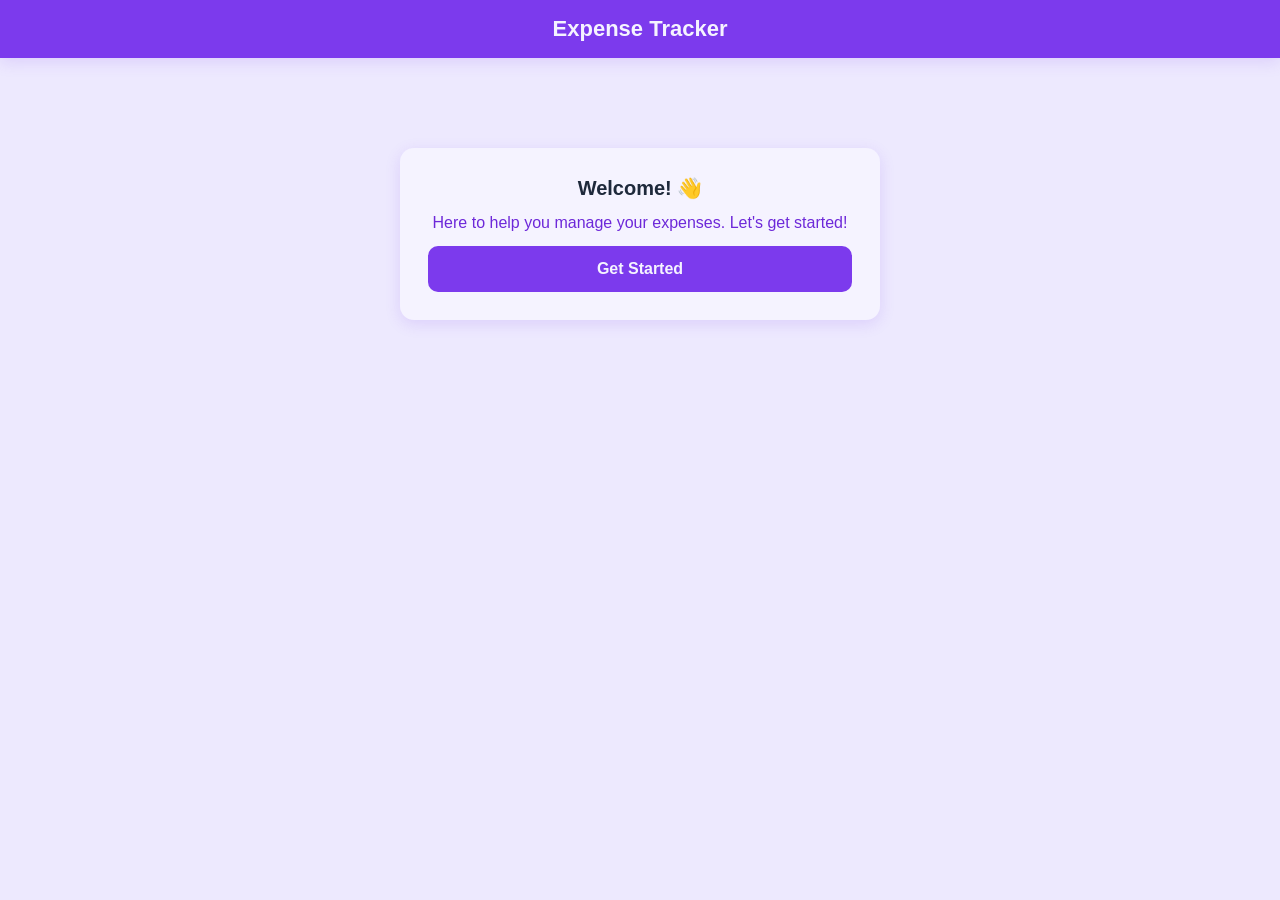
<file: index.html>
<!DOCTYPE html>
<html lang="en">
<head>
    <meta charset="UTF-8">
    <meta name="viewport" content="width=device-width, initial-scale=1.0">
    <link rel="stylesheet" href="shared.css">
    <link rel="stylesheet" href="welcome.css">
    <title>Welcome - Expense Tracker</title>
</head>
<body>
    <header id="header">
        <h1>Expense Tracker</h1>
    </header>
    <div id="pageContent">
        <div class="card" id="welcomeCard">
            <h2>Welcome! 👋</h2>
            <p id="welcomeText">Here to help you manage your expenses. Let's get started!</p>
            <button type="button" class="btnPrimary" id="startButton">Get Started</button>
        </div>
    </div>
    <script src="welcome.js"></script>
</body>
</html>
</file>
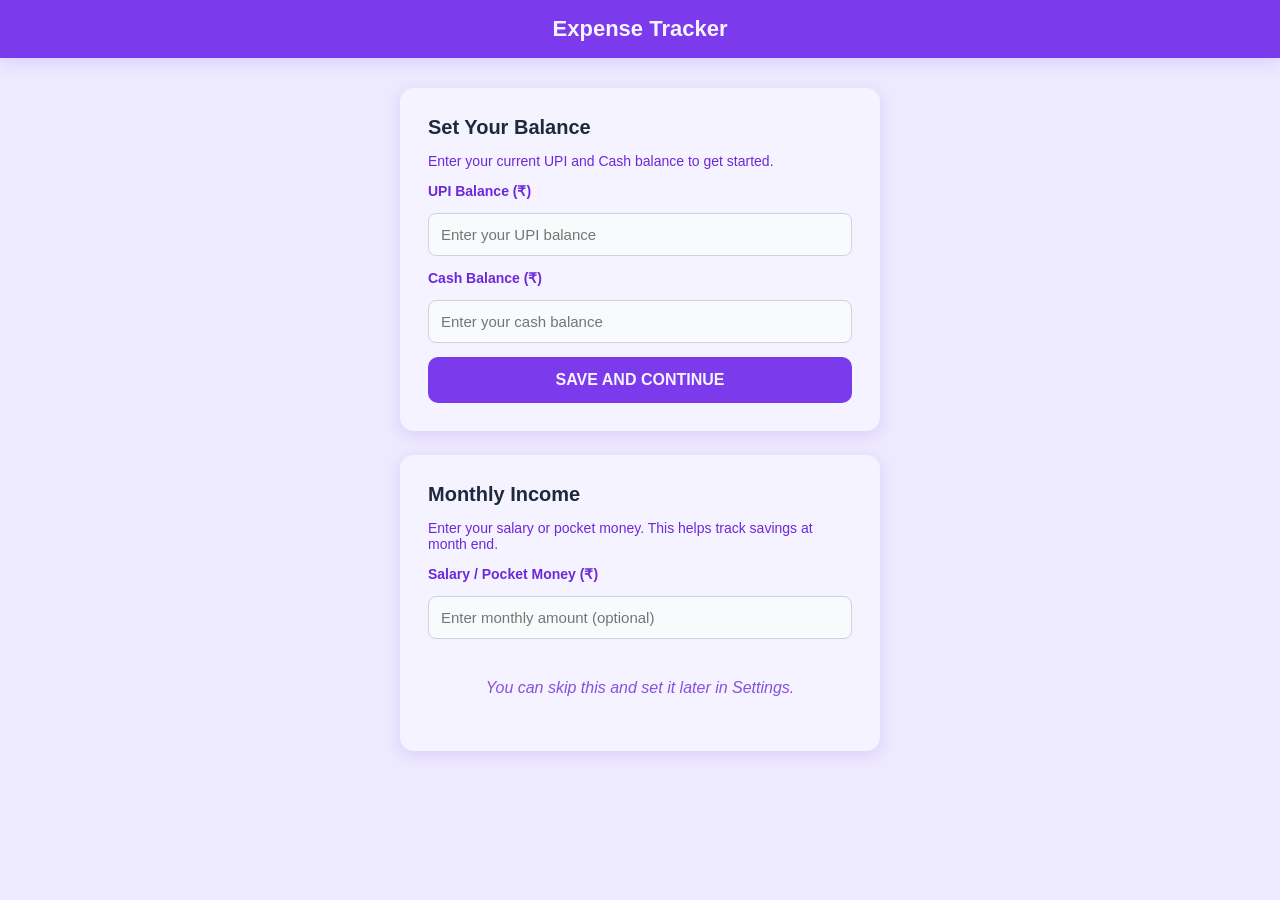
<file: analytics.html>
<!DOCTYPE html>
<html lang="en">
<head>
    <meta charset="UTF-8">
    <meta name="viewport" content="width=device-width, initial-scale=1.0">
    <link rel="stylesheet" href="shared.css">
    <link rel="stylesheet" href="analytics.css">
    <title>Analytics - Expense Tracker</title>
</head>
<body>

    <!-- OVERLAY -->
    <div id="overlay"></div>

    <!-- SIDEBAR -->
    <div id="sidebar">
        <div id="sidebarTitle">💰 Expense Tracker</div>
        <a href="home.html">🏠 Home</a>
        <a href="balance.html">💳 Balance</a>
        <a href="analytics.html" class="active">📊 Analytics</a>
        <a href="history.html">🧾 History</a>
        <a href="settings.html">⚙️ Settings</a>
    </div>

    <!-- HEADER -->
    <header id="header">
        <button id="menuButton" type="button">
            <div></div>
            <div></div>
            <div></div>
        </button>
        <h1>Analytics</h1>
    </header>

    <!-- PAGE CONTENT -->
    <div id="pageContent">

        <!-- QUICK STATS CARD -->
        <div class="card">
            <h2>Quick Stats</h2>
            <p id="todaySpending">Money Spent Today : ₹0</p>
            <p id="monthlySpending">Money Spent This Month : ₹0</p>
            <p id="yearlySpending">Money Spent This Year : ₹0</p>
        </div>

        <!-- MONTHLY SUMMARY CARD -->
        <div class="card">
            <h2>Monthly Summary</h2>
            <p class="emptyMessage" id="summaryEmpty">No transactions yet.</p>
            <div id="monthlySummaryContainer"></div>
        </div>

    </div>

    <script src="sidebar.js"></script>
    <script src="analytics.js"></script>
</body>
</html>
</file>
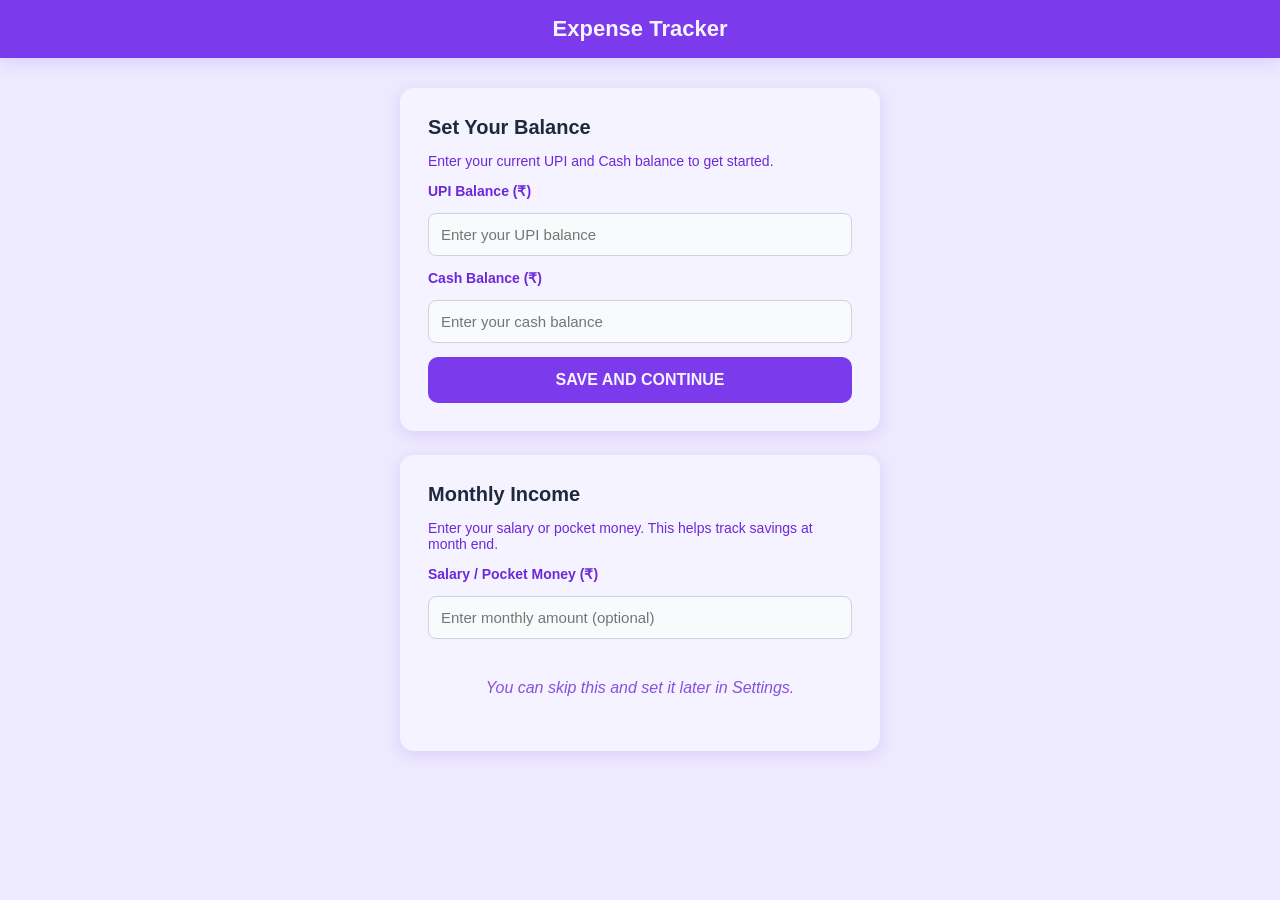
<file: balance.html>
<!DOCTYPE html>
<html lang="en">
<head>
    <meta charset="UTF-8">
    <meta name="viewport" content="width=device-width, initial-scale=1.0">
    <link rel="stylesheet" href="shared.css">
    <title>Balance - Expense Tracker</title>
</head>
<body>

    <!-- OVERLAY -->
    <div id="overlay"></div>

    <!-- SIDEBAR -->
    <div id="sidebar">
        <div id="sidebarTitle">💰 Expense Tracker</div>
        <a href="home.html">🏠 Home</a>
        <a href="balance.html" class="active">💳 Balance</a>
        <a href="analytics.html">📊 Analytics</a>
        <a href="history.html">🧾 History</a>
        <a href="settings.html">⚙️ Settings</a>
    </div>

    <!-- HEADER -->
    <header id="header">
        <button id="menuButton" type="button">
            <div></div>
            <div></div>
            <div></div>
        </button>
        <h1>Balance</h1>
    </header>

    <!-- PAGE CONTENT -->
    <div id="pageContent">

        <div class="card">
            <h2>Available Balance</h2>

            <p id="upiBalance">UPI Balance : ₹0</p>
            <p id="cashBalance">Cash Balance : ₹0</p>
            <p id="totalBalance">Total Balance : ₹0</p>

            <button type="button" class="btnPrimary" id="editBalance">Edit Balance</button>
        </div>

    </div>

    <script src="sidebar.js"></script>
    <script src="balance.js"></script>
</body>
</html>
</file>
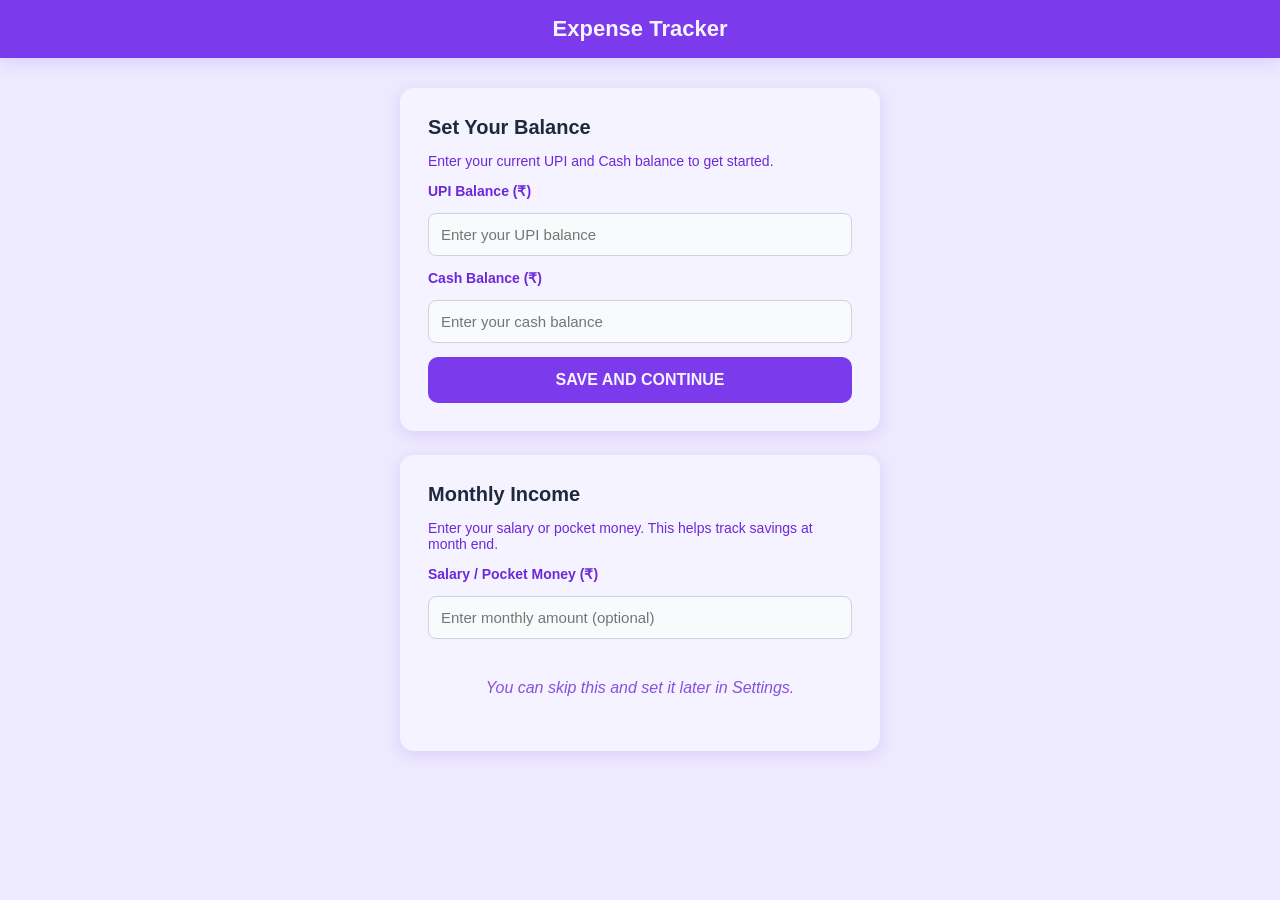
<file: dashboad.html>
<!DOCTYPE html>
<html lang="en">
<head>
    <meta charset="UTF-8">
    <meta name="viewport" content="width=device-width, initial-scale=1.0">
    <link rel="stylesheet" href="dashboad.css">
    <title>Dashboard</title>
</head>

<body>
    <!-- HEADER SECTION -->
    <header id="header">
        <h1>Expense Tracker Dashboard</h1>
        <p id="currentDate"></p>
    </header>

    <!-- BALANCE SECTION -->
    <section>
        <h2>Available Balance</h2>
        <p id="upiBalance">UPI Balance : ₹0</p>
        <p id="cashBalance">Cash Balance : ₹0</p>
        <p id="totalBalance">Total Balance : ₹0</p>
        <button type="button" id="editBalance">Edit Balance</button>
    </section>

    <!-- ANALYTICS SECTION -->
    <section>
        <h2>Analytics</h2>
        <p id="todaySpending">Money Spent Today : ₹0</p>
        <p id="monthlySpending">Money Spent This Month : ₹0</p>
        <p id="yearlySpending">Money Spent This Year : ₹0</p>
    </section>

    <!-- MONTHLY SUMMARY SECTION -->
    <section>
        <h2>Monthly Summary</h2>
        <p id="monthlySummaryEmpty">No data yet.</p>
        <div id="monthlySummaryContainer"></div>
    </section>

    <!-- TRANSACTION SECTION -->
    <section>
        <h2>Add Transaction</h2>
        <label for="transactionAmount">Enter Amount</label>
        <input type="number" id="transactionAmount" placeholder="Enter amount">

        <label for="transactionType">Select Transaction Type</label>
        <select id="transactionType">
            <option value="">Choose Type</option>
            <option value="expense">Expense</option>
            <option value="income">Income</option>
        </select>

        <label for="paymentMode">Select Payment Mode</label>
        <select id="paymentMode">
            <option value="">Choose Payment Mode</option>
            <option value="UPI">UPI</option>
            <option value="Cash">Cash</option>
        </select>

        <label for="category">Select Category</label>
        <select id="category">
            <option value="">Choose Category</option>
            <option value="Food">Food</option>
            <option value="Travel">Travel</option>
            <option value="Shopping">Shopping</option>
            <option value="Recharge">Recharge</option>
            <option value="Other">Other</option>
        </select>

        <label for="note">Add Note</label>
        <input type="text" id="note" placeholder="Optional note">

        <button type="button" id="saveTransaction">Save Transaction</button>
    </section>

    <!-- HISTORY SECTION -->
    <section>
        <h2>Transaction History</h2>
        <div id="transactionContainer">
            <p id="emptyMessage">No transactions added yet.</p>
        </div>
    </section>

    <!-- RESET SECTION -->
    <section>
        <h2>Danger Zone</h2>
        <p>This will delete all your transactions and balance. Cannot be undone.</p>
        <button type="button" id="resetButton">Reset Everything</button>
    </section>

    <script src="dashboad.js" defer></script>
</body>
</html>
</file>
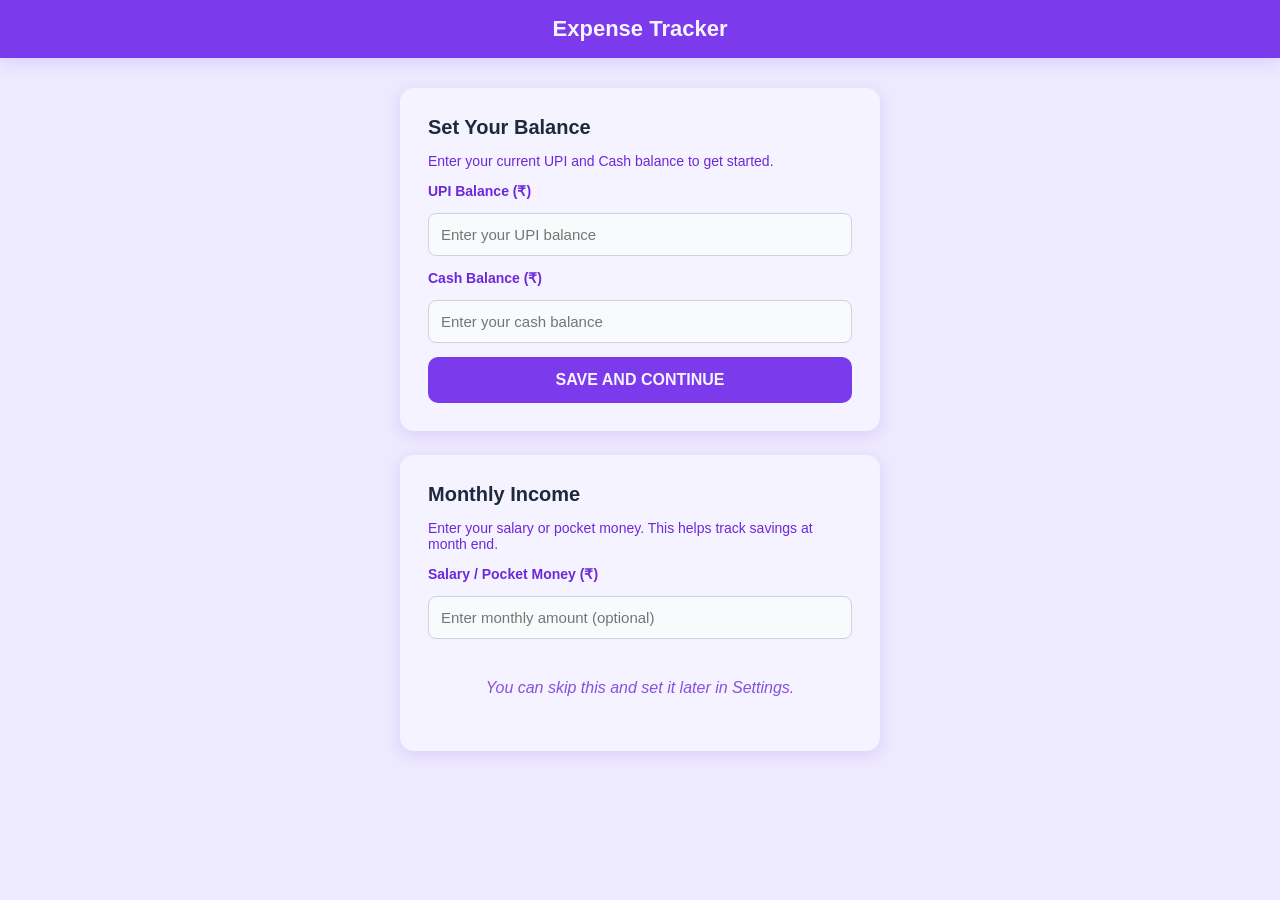
<file: settings.html>
<!DOCTYPE html>
<html lang="en">
<head>
    <meta charset="UTF-8">
    <meta name="viewport" content="width=device-width, initial-scale=1.0">
    <link rel="stylesheet" href="shared.css">
    <title>Settings - Expense Tracker</title>
</head>
<body>

    <!-- OVERLAY -->
    <div id="overlay"></div>

    <!-- SIDEBAR -->
    <div id="sidebar">
        <div id="sidebarTitle">💰 Expense Tracker</div>
        <a href="home.html">🏠 Home</a>
        <a href="balance.html">💳 Balance</a>
        <a href="analytics.html">📊 Analytics</a>
        <a href="settings.html" class="active">⚙️ Settings</a>
    </div>

    <!-- HEADER -->
    <header id="header">
        <button id="menuButton" type="button">
            <div></div>
            <div></div>
            <div></div>
        </button>
        <h1>Settings</h1>
    </header>

    <!-- PAGE CONTENT -->
    <div id="pageContent">

        <!-- SALARY CARD -->
        <div class="card">
            <h2>Monthly Income</h2>
            <p class="emptyMessage">Your salary or pocket money for the month.</p>

            <label for="salary">Salary / Pocket Money (₹)</label>
            <input type="number" id="salary" placeholder="Enter monthly amount">

            <button type="button" class="btnPrimary" id="saveSalary">Save</button>
        </div>

        <!-- EDIT BALANCE CARD -->
        <div class="card">
            <h2>Edit Balance</h2>
            <p class="emptyMessage">Update your current UPI and Cash balance.</p>
            <button type="button" class="btnPrimary" id="editBalance">Go to Balance Setup</button>
        </div>

        <!-- DANGER ZONE CARD -->
        <div class="card">
            <h2>Danger Zone</h2>
            <p class="emptyMessage">This will delete all your transactions and balance. Cannot be undone.</p>
            <button type="button" class="btnDanger" id="resetButton">Reset Everything</button>
        </div>

    </div>

    <script src="sidebar.js"></script>
    <script src="settings.js"></script>
</body>
</html>
</file>
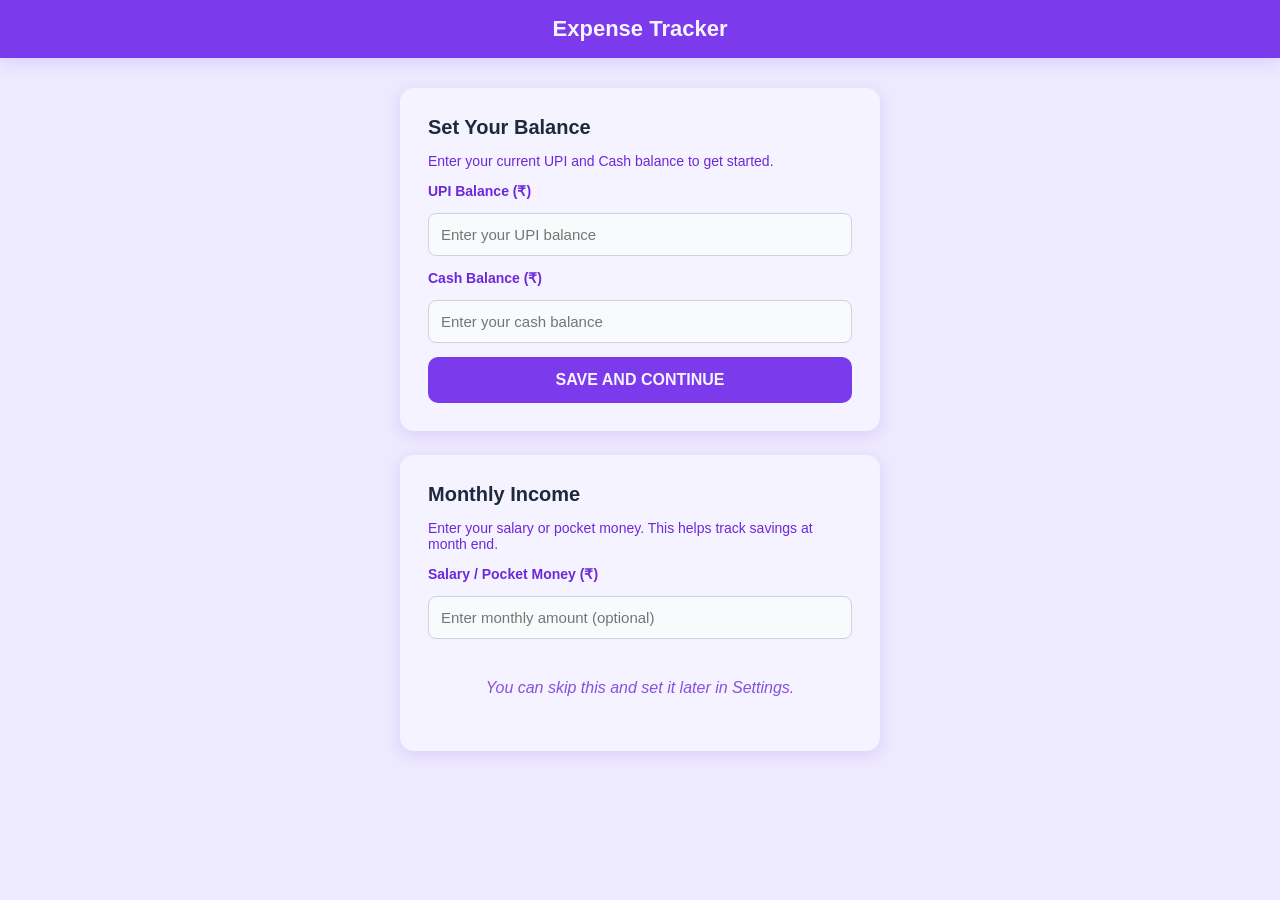
<file: setup.html>
<!DOCTYPE html>
<html lang="en">
<head>
    <meta charset="UTF-8">
    <meta name="viewport" content="width=device-width, initial-scale=1.0">
    <link rel="stylesheet" href="shared.css">
    <link rel="stylesheet" href="setup.css">
    <title>Setup - Expense Tracker</title>
</head>
<body>

    <!-- HEADER -->
    <header id="header">
        <h1>Expense Tracker</h1>
    </header>

    <!-- PAGE CONTENT -->
    <div id="pageContent">

        <!-- BALANCE SETUP CARD -->
        <div class="card">
            <h2>Set Your Balance</h2>
            <p id="setupSubtitle">Enter your current UPI and Cash balance to get started.</p>

            <label for="UPI">UPI Balance (₹)</label>
            <input type="number" id="UPI" placeholder="Enter your UPI balance">

            <label for="Cash">Cash Balance (₹)</label>
            <input type="number" id="Cash" placeholder="Enter your cash balance">

            <button type="button" class="btnPrimary" id="saveSetup">SAVE AND CONTINUE</button>
        </div>

        <!-- SALARY SETUP CARD -->
        <div class="card">
            <h2>Monthly Income</h2>
            <p id="salarySubtitle">Enter your salary or pocket money. This helps track savings at month end.</p>

            <label for="salary">Salary / Pocket Money (₹)</label>
            <input type="number" id="salary" placeholder="Enter monthly amount (optional)">

            <p class="emptyMessage">You can skip this and set it later in Settings.</p>
        </div>

    </div>

    <script src="setup.js"></script>
</body>
</html>
</file>
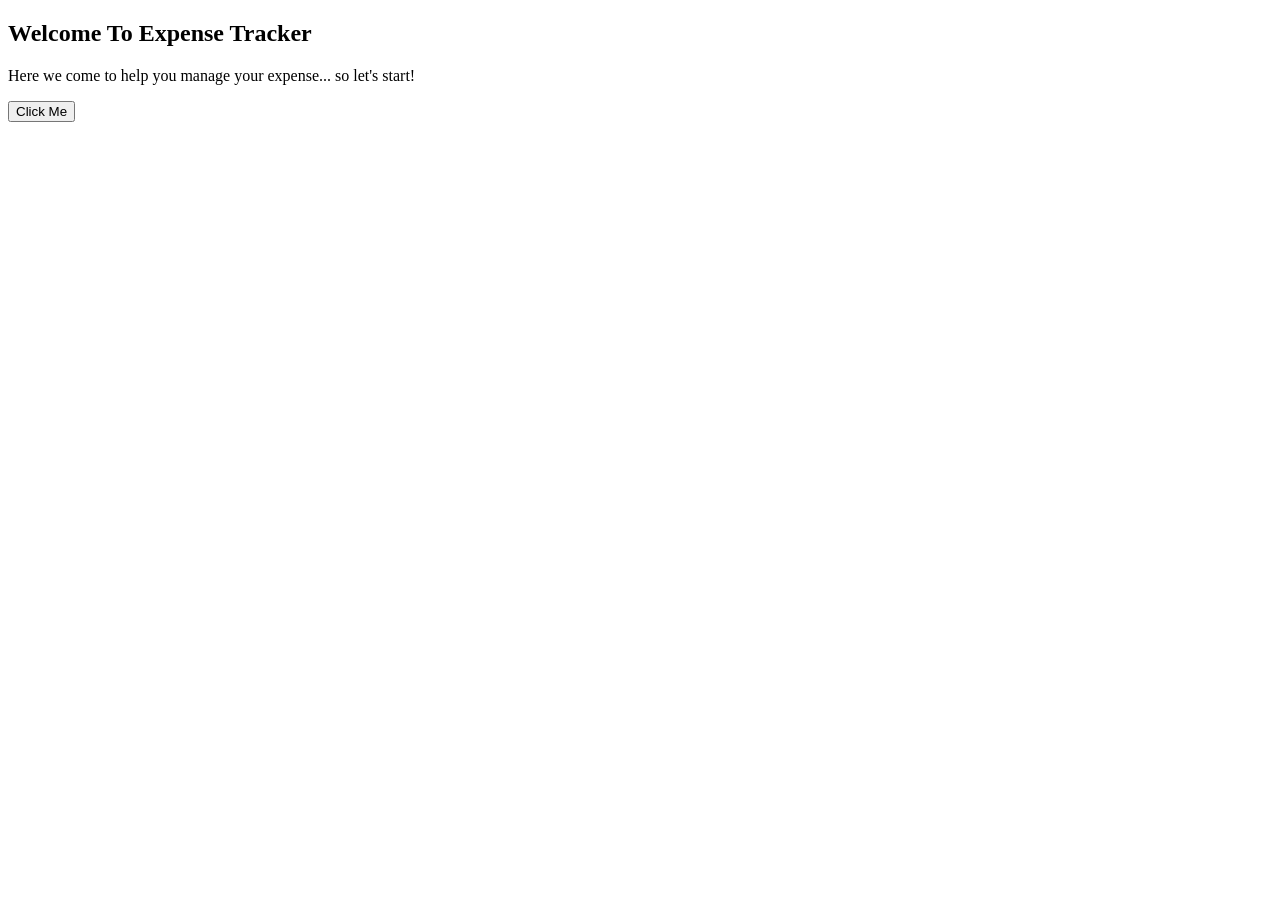
<file: welcome.html>
<!DOCTYPE html>
<html lang="en">
<head>
    <meta charset="UTF-8">
    <meta name="viewport" content="width=device-width, initial-scale=1.0">
    <!-- FIXED -> changed href to match your actual CSS filename -->
    <link rel="stylesheet" href="welcome.css">
    <title>Expense Tracker - Welcome</title>
</head>
<body>
    <section>
        <h1 id="Welcome">Welcome To Expense Tracker</h1>
        <p id="instruction">Here we come to help you manage your expense... so let's start!</p>
        <button type="button" class="startButton">Click Me</button>
        <script src="welcome.js" defer></script>
    </section>
</body>
</html>
</file>
<file: shared.css>
/* ============================================
   CSS VARIABLES
   ============================================ */
:root
{
    --primary: #7C3AED;
    --accent: #5B21B6;
    --background: #EDE9FE;
    --white: #F5F3FF;
    --text: #1E293B;
    --text-light: #6D28D9;
    --shadow: 0px 4px 15px rgba(124, 58, 237, 0.15);
    --radius: 14px;
}
/* ============================================
   BODY
   ============================================ */
body
{
    margin: 0;
    padding: 0;
    font-family: Arial, Helvetica, sans-serif;
    background-color: var(--background);
    color: var(--text);
    min-height: 100vh;
}


/* ============================================
   HEADER BAR
   ============================================ */
#header
{
    width: 100%;
    background-color: var(--primary);
    color: var(--white);
    padding: 16px 20px;
    display: flex;
    align-items: center;
    gap: 16px;
    box-sizing: border-box;
    box-shadow: var(--shadow);
    position: sticky;
    top: 0;
    z-index: 100;
}

#header h1
{
    margin: 0;
    font-size: 22px;
    font-weight: bold;
}


/* ============================================
   HAMBURGER BUTTON
   ============================================ */
#menuButton
{
    background: none;
    border: none;
    cursor: pointer;
    display: flex;
    flex-direction: column;
    gap: 5px;
    padding: 4px;
}

#menuButton div
{
    width: 24px;
    height: 3px;
    background-color: var(--white);
    border-radius: 3px;
}


/* ============================================
   OVERLAY (dark background behind sidebar)
   ============================================ */
#overlay
{
    display: none;
    position: fixed;
    top: 0;
    left: 0;
    width: 100%;
    height: 100%;
    background-color: rgba(0, 0, 0, 0.4);
    z-index: 200;
}

#overlay.active
{
    display: block;
}


/* ============================================
   SIDEBAR
   ============================================ */
#sidebar
{
    position: fixed;
    top: 0;
    left: -260px;
    width: 250px;
    height: 100%;
    background-color: var(--white);
    box-shadow: var(--shadow);
    z-index: 300;
    transition: left 0.3s ease;
    display: flex;
    flex-direction: column;
    padding: 30px 0;
    box-sizing: border-box;
}

#sidebar.open
{
    left: 0;
}

#sidebarTitle
{
    font-size: 20px;
    font-weight: bold;
    color: var(--primary);
    padding: 0 24px 20px 24px;
    border-bottom: 1px solid #E2E8F0;
    margin-bottom: 10px;
}

#sidebar a
{
    text-decoration: none;
    color: var(--text);
    font-size: 16px;
    padding: 14px 24px;
    display: block;
    transition: 0.2s;
}

#sidebar a:hover
{
    background-color: var(--background);
    color: var(--primary);
    font-weight: bold;
}

#sidebar a.active
{
    background-color: var(--background);
    color: var(--primary);
    font-weight: bold;
    border-left: 4px solid var(--primary);
}


/* ============================================
   PAGE CONTENT AREA
   ============================================ */
#pageContent
{
    max-width: 480px;
    margin: 30px auto;
    padding: 0 20px;
    display: flex;
    flex-direction: column;
    gap: 24px;
}


/* ============================================
   CARD
   ============================================ */
.card
{
    background-color: var(--white);
    border-radius: var(--radius);
    padding: 28px;
    box-shadow: var(--shadow);
    display: flex;
    flex-direction: column;
    gap: 14px;
}

.card h2
{
    margin: 0;
    font-size: 20px;
    color: var(--text);
}


/* ============================================
   LABELS
   ============================================ */
label
{
    font-size: 14px;
    font-weight: bold;
    color: var(--text-light);
}


/* ============================================
   INPUTS AND DROPDOWNS
   ============================================ */
input,
select
{
    padding: 12px;
    border: 1.5px solid #CBD5E1;
    border-radius: 8px;
    font-size: 15px;
    outline: none;
    background-color: #F8FAFC;
    color: var(--text);
    transition: border 0.2s;
}

input:focus,
select:focus
{
    border-color: var(--primary);
    background-color: var(--white);
}


/* ============================================
   PRIMARY BUTTON
   ============================================ */
.btnPrimary
{
    padding: 14px;
    border: none;
    border-radius: 10px;
    background-color: var(--primary);
    color: var(--white);
    font-size: 16px;
    font-weight: bold;
    cursor: pointer;
    transition: 0.3s;
}

.btnPrimary:hover
{
    background-color: var(--accent);
}


/* ============================================
   DANGER BUTTON
   ============================================ */
.btnDanger
{
    padding: 14px;
    border: none;
    border-radius: 10px;
    background-color: #EF4444;
    color: var(--white);
    font-size: 16px;
    font-weight: bold;
    cursor: pointer;
    transition: 0.3s;
}

.btnDanger:hover
{
    background-color: #B91C1C;
}


/* ============================================
   EMPTY MESSAGE
   ============================================ */
.emptyMessage
{
    font-style: italic;
    color: var(--text-light);
    opacity: 0.8;
    text-align: center;
    padding: 10px 0;
}
</file>
<file: welcome.css>
#header
{
    justify-content: center;
}

#welcomeCard
{
    text-align: center;
    margin-top: 60px;
}

#welcomeText
{
    color: var(--text-light);
    font-size: 16px;
    margin: 0;
}
</file>
<file: analytics.css>
.monthBlock
{
    margin-bottom: 20px;
    border-radius: 10px;
    overflow: hidden;
    border: 1px solid #E2E8F0;
}

.monthHeading
{
    background-color: var(--primary);
    color: white;
    padding: 12px 16px;
    font-weight: bold;
    font-size: 16px;
}

.dayRow
{
    border-bottom: 1px solid #F1F5F9;
}

.dayInfo
{
    display: flex;
    justify-content: space-between;
    align-items: center;
    padding: 12px 16px;
    cursor: pointer;
}

.dayDate
{
    font-size: 14px;
    color: var(--text);
}

.dayTotal
{
    font-weight: bold;
    color: var(--primary);
    margin-right: 10px;
}

.arrow
{
    font-size: 12px;
    color: var(--text-light);
    cursor: pointer;
}

.breakdown
{
    background-color: #F8FAFC;
    padding: 8px 16px;
}

.breakdownItem
{
    display: flex;
    justify-content: space-between;
    padding: 6px 0;
    font-size: 14px;
    color: var(--text-light);
    border-bottom: 1px solid #E2E8F0;
}

.breakdownItem:last-child
{
    border-bottom: none;
}
</file>
<file: dashboad.css>
/* BODY STYLING */

body
{
    margin: 0;
    padding: 0;
    background-color: #036666;
    font-family: Arial, sans-serif;
    display: flex;
    flex-direction: column;
    align-items: center;
    min-height: 100vh;
}
#header
{
    width: 100%;
    background-color: #14746f;
    color: white;
    text-align: center;          /* ADDED -> centers text */
    padding: 20px;               /* ADDED -> gives spacing inside header */
    box-shadow: 0px 2px 10px rgba(0,0,0,0.2);   /* ADDED */
}
/* HEADER TITLE */
#header h1
{
    font-size: 60px;
    margin-bottom: 10px;
}
/* DATE */
#currentDate
{
    font-size: 20px;
    font-weight: bold;
}
/* ALL SECTIONS */
section
{
    background-color: #248277;
    width: 350px;
    margin-top: 40px;
    padding: 35px;
    border-radius: 15px;
    box-shadow: 0px 4px 15px rgba(0,0,0,0.3);
    display: flex;
    flex-direction: column;
    gap: 12px;         /* ADDED -> automatic spacing */
}
/* SECTION HEADINGS */
section h2
{
    margin-top: 0;
    font-size: 32px;
}
/* INPUT FIELDS */
input
{
    padding: 12px;
    border: none;
    border-radius: 8px;
    font-size: 16px;
    outline: none;
}
/* DROPDOWN MENUS */
select
{
    padding: 12px;
    border: none;
    border-radius: 8px;
    font-size: 16px;
    outline: none;
}
/* BUTTON */
button
{
    padding: 14px;
    border: none;
    border-radius: 10px;
    background-color: #1b4332;
    color: white;
    font-size: 16px;
    font-weight: bold;
    cursor: pointer;
    transition: 0.3s;
}
/* BUTTON HOVER EFFECT */
button:hover
{
    background-color: #081c15;
}
/* THEME OPTIONS CONTAINER */
#themeOptions
{
    display: flex;               /* ADDED -> same line */
    align-items: center;
    gap: 15px;
}
/* RADIO BUTTONS */

#darkMode,
#lightMode
{
    transform: scale(1.5);      /* ADDED -> bigger radio buttons */
    cursor: pointer;
}
/* TRANSACTION HISTORY MESSAGE */
#emptyMessage
{
    opacity: 0.8;
    font-style: italic;
}
</file>
<file: setup.css>
/* SETUP PAGE SPECIFIC STYLES */

#setupSubtitle,
#salarySubtitle
{
    margin: 0;
    font-size: 14px;
    color: var(--text-light);
}

/* No hamburger on setup page so center the header title */
#header
{
    justify-content: center;
}
</file>
